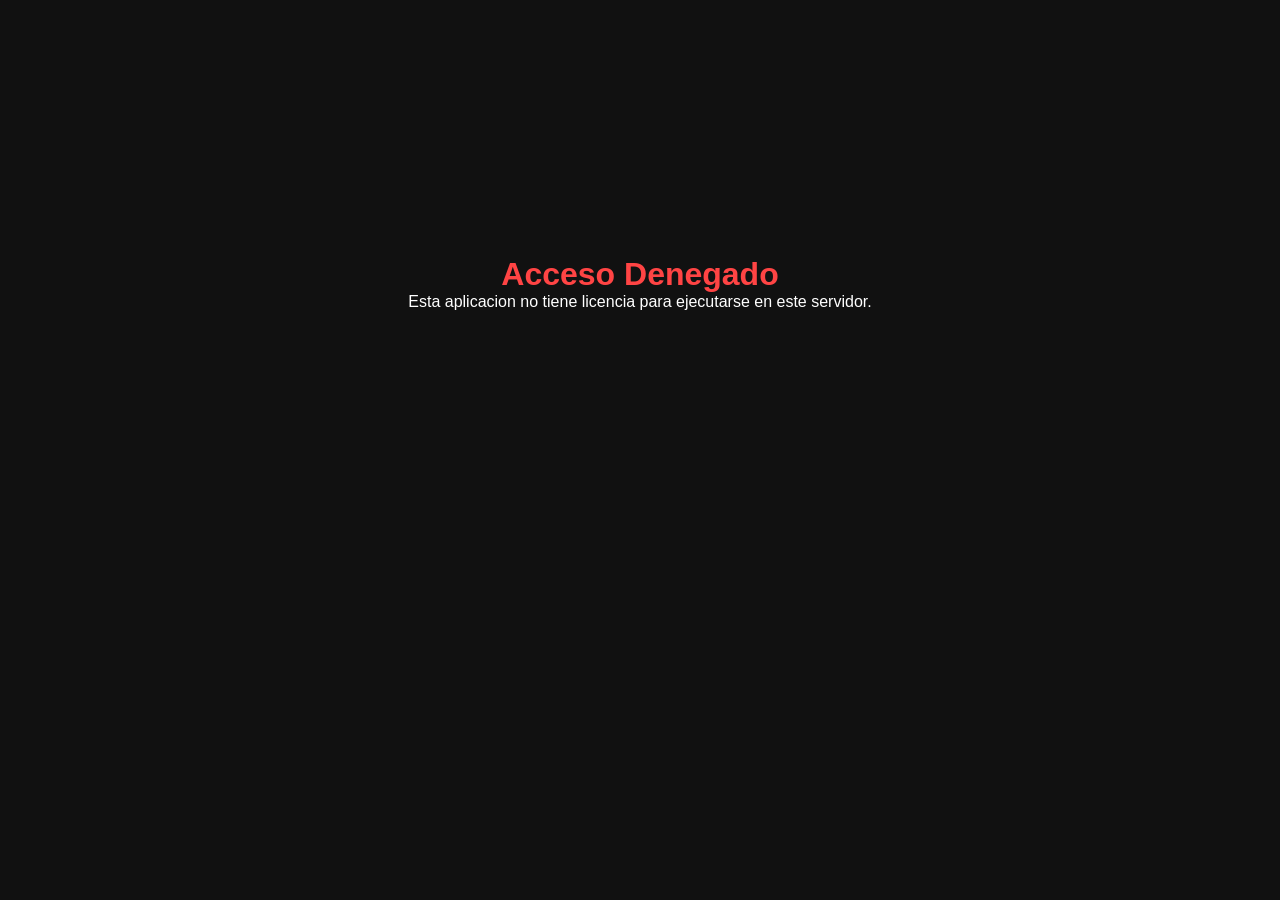
<file: index.html>
<!DOCTYPE html>
<html lang="es">

<head>
    <meta charset="UTF-8">
    <meta name="viewport" content="width=device-width, initial-scale=1.0">
    <title>De la cocina al asador - Sistema Premium</title>
    <!-- Fonts -->
    <link rel="preconnect" href="https://fonts.googleapis.com">
    <link rel="preconnect" href="https://fonts.gstatic.com" crossorigin>
    <link href="https://fonts.googleapis.com/css2?family=Outfit:wght@300;400;500;600;700&display=swap" rel="stylesheet">
    <!-- Icons -->
    <link rel="stylesheet" href="https://cdnjs.cloudflare.com/ajax/libs/font-awesome/6.4.0/css/all.min.css">
    <!-- Excel Library -->
    <script src="https://cdn.sheetjs.com/xlsx-0.20.1/package/dist/xlsx.full.min.js"></script>
    <link rel="stylesheet" href="style.css">
</head>

<body>

    <div class="app-container">
        <!-- Sidebar Navigation -->
        <nav class="sidebar glass">
            <div class="logo">
                <img src="Logo de De la cocina al asador.png" alt="De la cocina al asador Logo" class="logo-img">
                <h2>De la cocina <span class="highlight">al asador</span></h2>
            </div>

            <ul class="nav-links">
                <li class="active" onclick="showSection('pos', this)" title="Caja - Punto de Venta">
                    <i class="fa-solid fa-cash-register"></i>
                    <span>Caja</span>
                </li>
                <li onclick="showSection('inventory', this)" title="Gestión de Inventario">
                    <i class="fa-solid fa-boxes-stacked"></i>
                    <span>Inventario</span>
                </li>
                <li onclick="showSection('sales', this)" title="Historial de Ventas">
                    <i class="fa-solid fa-chart-line"></i>
                    <span>Ventas</span>
                </li>
                <li onclick="showSection('cash-closure', this)" title="Cierre de Caja Diario">
                    <i class="fa-solid fa-calendar-check"></i>
                    <span>Cierre</span>
                </li>
                <li onclick="showSection('clients', this)" title="Gestión de Clientes">
                    <i class="fa-solid fa-users"></i>
                    <span>Clientes</span>
                </li>
                <li onclick="window.location.href='manual.html'" title="Manual de Uso">
                    <i class="fa-solid fa-book"></i>
                    <span>Manual</span>
                </li>
            </ul>

            <div class="user-profile">
                <div class="avatar">Admin</div>
                <div class="info">
                    <span class="name">Administrador</span>
                    <span class="status">En línea</span>
                </div>
            </div>
        </nav>

        <!-- Main Content Area -->
        <main class="main-content">

            <!-- POS SECTION -->
            <section id="pos" class="active-section">
                <header class="top-bar glass">
                    <div class="search-bar">
                        <i class="fa-solid fa-magnifying-glass"></i>
                        <input type="text" id="pos-search" placeholder="Buscar productos..." onkeyup="filterProducts()">
                    </div>
                    <div class="barcode-scanner">
                        <i class="fa-solid fa-barcode"></i>
                        <input type="text" id="barcode-input" placeholder="Escanear código de barras..."
                            autocomplete="off" onkeypress="handleBarcodeInput(event)">
                    </div>
                    <button class="balanza-toggle" id="balanza-toggle" onclick="toggleBalanzaMode()"
                        title="Activar modo balanza para capturar peso automático desde balanza USB/Bluetooth">
                        <i class="fa-solid fa-weight-scale"></i> <span>Balanza</span>
                    </button>
                    <button class="surcharge-config-btn" onclick="openSurchargeConfig()"
                        title="Configurar recargos por forma de pago">
                        <i class="fa-solid fa-percentage"></i> <span>Recargos</span>
                    </button>
                    <div class="date-time" id="clock">12:00 PM</div>
                </header>

                <div class="pos-layout">
                    <!-- Product Grid -->
                    <div class="products-grid-container">
                        <div class="category-tabs">
                            <button class="tab active" onclick="filterCategory('all')">Todos</button>
                            <button class="tab" onclick="filterCategory('Bebidas')">Bebidas</button>
                            <button class="tab" onclick="filterCategory('Snacks')">Snacks</button>
                            <button class="tab" onclick="filterCategory('Golosinas')">Golosinas</button>
                            <button class="tab" onclick="filterCategory('Limpieza')">Limpieza</button>
                            <button class="tab" onclick="filterCategory('Carnes')">Carnes</button>
                            <button class="tab" onclick="filterCategory('Fiambres')">Fiambres</button>
                            <button class="tab" onclick="filterCategory('Verduras')">Verduras</button>
                            <button class="tab" onclick="filterCategory('Varios')">Varios</button>
                            <button class="tab" onclick="openWeightModal()" title="Vender por peso (balanza)"
                                style="border-color: var(--success-color); color: var(--success-color);">
                                <i class="fa-solid fa-weight-scale"></i> Peso
                            </button>
                            <button class="tab" onclick="openQuickSaleModal()"
                                title="Venta personalizada sin producto registrado"
                                style="border-color: var(--accent); color: var(--accent);">
                                <i class="fa-solid fa-pen"></i> Venta Rápida
                            </button>
                        </div>
                        <div class="products-grid custom-scroll" id="products-container">
                            <!-- Products injected by JS -->
                        </div>
                    </div>

                    <!-- Cart / Current Order -->
                    <div class="current-order glass" id="cart-panel">
                        <div class="cart-header-mobile">
                            <h3>Orden Actual</h3>
                            <button class="btn-close-cart" onclick="toggleCartMobile()">
                                <i class="fa-solid fa-chevron-down"></i>
                            </button>
                        </div>

                        <!-- Desktop Header -->
                        <h3 class="desktop-cart-title">Orden Actual</h3>

                        <div class="client-selection" style="margin-bottom: 10px; display: flex; gap: 5px;">
                            <select id="pos-client-select" class="client-select-input"
                                style="width: 100%; padding: 8px; border-radius: 8px; border: 1px solid rgba(255,255,255,0.2); background: rgba(0,0,0,0.2); color: white;">
                                <option value="">Cliente: Consumidor Final</option>
                                <!-- Clients injected by JS -->
                            </select>
                            <button onclick="prepareNewClient()" title="Crear Nuevo Cliente Rápido" style="
                                background: var(--primary-color);
                                border: none;
                                border-radius: 8px;
                                width: 40px;
                                color: white;
                                cursor: pointer;
                                display: flex;
                                align-items: center;
                                justify-content: center;">
                                <i class="fa-solid fa-user-plus"></i>
                            </button>
                            <button onclick="checkAndPayDebt()" title="Cobrar Deuda a este Cliente" style="
                                background: var(--success-color);
                                border: none;
                                border-radius: 8px;
                                width: 40px;
                                color: white;
                                cursor: pointer;
                                display: flex;
                                align-items: center;
                                justify-content: center;">
                                <i class="fa-solid fa-hand-holding-dollar"></i>
                            </button>
                            <button onclick="checkAndDeleteClient()" title="Eliminar Cliente Seleccionado" style="
                                background: var(--danger-color, #ef4444);
                                border: none;
                                border-radius: 8px;
                                width: 40px;
                                color: white;
                                cursor: pointer;
                                display: flex;
                                align-items: center;
                                justify-content: center;">
                                <i class="fa-solid fa-trash"></i>
                            </button>
                        </div>

                        <div id="pos-client-credit-history" class="client-credit-history" style="display:none;"></div>

                        <div class="order-items custom-scroll" id="cart-items">
                            <!-- Cart items injected by JS -->
                            <div class="empty-cart-msg">
                                <i class="fa-solid fa-basket-shopping"></i>
                                <p>El carrito está vacío</p>
                            </div>
                        </div>
                        <div class="order-summary">
                            <div class="summary-row">
                                <span>Subtotal</span>
                                <span id="subtotal-display">$0.00</span>
                            </div>

                            <!-- Redondeo -->
                            <div class="adjustment-section" id="rounding-section">
                                <div class="adjustment-header">
                                    <label class="adjustment-label">
                                        <input type="checkbox" id="rounding-toggle" onchange="toggleRounding()">
                                        <i class="fa-solid fa-arrows-up-down-left-right"></i> Redondeo
                                    </label>
                                </div>
                                <div class="adjustment-body" id="rounding-body" style="display:none;">
                                    <div class="adjustment-controls">
                                        <select id="rounding-mode" class="adjustment-select" onchange="recalcTotal()">
                                            <option value="up">Hacia arriba ↑</option>
                                            <option value="down">Hacia abajo ↓</option>
                                            <option value="nearest">Más cercano ≈</option>
                                        </select>
                                        <select id="rounding-multiple" class="adjustment-select"
                                            onchange="recalcTotal()">
                                            <option value="5">$5</option>
                                            <option value="10" selected>$10</option>
                                            <option value="50">$50</option>
                                            <option value="100">$100</option>
                                        </select>
                                    </div>
                                    <div class="summary-row">
                                        <span>Ajuste (+/-)</span>
                                        <span id="rounding-display">$0.00</span>
                                    </div>
                                </div>
                            </div>

                            <!-- Bonificación -->
                            <div class="adjustment-section" id="bonification-section">
                                <div class="adjustment-header">
                                    <label class="adjustment-label">
                                        <input type="checkbox" id="bonification-toggle" onchange="toggleBonification()">
                                        <i class="fa-solid fa-percent"></i> Bonificación
                                    </label>
                                </div>
                                <div class="adjustment-body" id="bonification-body" style="display:none;">
                                    <div class="adjustment-controls">
                                        <select id="bonification-type" class="adjustment-select"
                                            onchange="recalcTotal()">
                                            <option value="fixed">Monto fijo ($)</option>
                                            <option value="percent">Porcentaje (%)</option>
                                        </select>
                                        <input type="number" id="bonification-value" class="adjustment-input" min="0"
                                            step="0.01" value="0" placeholder="0.00" oninput="recalcTotal()">
                                    </div>
                                    <div class="summary-row">
                                        <span>Descuento (-)</span>
                                        <span id="bonification-display">-$0.00</span>
                                    </div>
                                </div>
                            </div>

                            <div class="summary-row total">
                                <span>Total</span>
                                <span id="total-display">$0.00</span>
                            </div>
                            <div class="checkout-buttons">
                                <button class="btn-checkout" onclick="processSale('cash')">
                                    <i class="fa-solid fa-money-bill-wave"></i> Efectivo
                                    <small class="surcharge-badge" id="surcharge-label-cash"></small>
                                </button>
                                <button class="btn-payment-mp" onclick="processSale('mercadopago')">
                                    <i class="fa-solid fa-qrcode"></i> M. Pago
                                    <small class="surcharge-badge" id="surcharge-label-mercadopago"></small>
                                </button>
                                <button class="btn-payment-tarjeta" onclick="processSale('tarjeta')">
                                    <i class="fa-solid fa-credit-card"></i> Tarjeta
                                    <small class="surcharge-badge" id="surcharge-label-tarjeta"></small>
                                </button>
                                <button class="btn-transfer" onclick="processSale('transfer')">
                                    <i class="fa-solid fa-building-columns"></i> Transfer.
                                    <small class="surcharge-badge" id="surcharge-label-transfer"></small>
                                </button>
                                <button class="btn-credit" onclick="processSale('credit')">
                                    <i class="fa-solid fa-user-clock"></i> Fiar
                                    <small class="surcharge-badge" id="surcharge-label-credit"></small>
                                </button>
                                <button class="btn-split" onclick="openSplitPaymentModal()">
                                    <i class="fa-solid fa-code-branch"></i> Dos Métodos
                                </button>
                            </div>
                        </div>
                    </div>
                </div>

                <!-- Mobile Floating Cart Button -->
                <button class="mobile-cart-btn" onclick="toggleCartMobile()">
                    <div class="cart-btn-info">
                        <i class="fa-solid fa-basket-shopping"></i>
                        <span id="mobile-cart-count">0 items</span>
                    </div>
                    <span id="mobile-cart-total">$0.00</span>
                </button>
            </section>

            <!-- INVENTORY SECTION -->
            <section id="inventory" class="hidden-section">
                <header class="top-bar glass">
                    <h2>Gestión de Inventario</h2>
                    <button class="btn-primary" onclick="prepareNewProduct()">
                        <i class="fa-solid fa-plus"></i> Nuevo Producto
                    </button>
                </header>

                <div style="padding: 0 0 12px 0;">
                    <div style="position: relative;">
                        <i class="fa-solid fa-magnifying-glass"
                            style="position: absolute; left: 12px; top: 50%; transform: translateY(-50%); color: #94a3b8;"></i>
                        <input type="text" id="inventory-search"
                            placeholder="Buscar por nombre, categoría, código de barras..." oninput="renderInventory()"
                            style="width: 100%; padding: 10px 12px 10px 36px; border-radius: 10px; border: 1px solid rgba(148,163,184,0.2); background: rgba(15,23,42,0.6); color: #e2e8f0; font-family: var(--font-main); font-size: 0.9rem; outline: none; box-sizing: border-box;">
                    </div>
                </div>

                <div class="table-container glass custom-scroll">
                    <table class="styled-table">
                        <thead>
                            <tr>
                                <th>Producto</th>
                                <th>Categoría</th>
                                <th>Tipo</th>
                                <th>Costo</th>
                                <th>Margen</th>
                                <th>Precio</th>
                                <th>Stock</th>
                                <th>Acciones</th>
                            </tr>
                        </thead>
                        <tbody id="inventory-list">
                            <!-- Inventory items injected by JS -->
                        </tbody>
                    </table>
                </div>
            </section>

            <!-- SALES HISTORY SECTION -->
            <section id="sales" class="hidden-section">
                <header class="top-bar glass">
                    <div class="header-left">
                        <h2>Historial de Ventas</h2>
                        <div class="action-buttons">
                            <button class="btn-small" onclick="exportData('json')" title="Exportar solo ventas JSON"><i
                                    class="fa-solid fa-file-code"></i> JSON</button>
                            <button class="btn-small" onclick="exportData('excel')" title="Exportar Excel"><i
                                    class="fa-solid fa-file-excel"></i> Excel</button>
                            <button class="btn-small" onclick="document.getElementById('import-file').click()"
                                title="Importar ventas"><i class="fa-solid fa-file-import"></i> Importar</button>
                            <input type="file" id="import-file" accept=".json, .xlsx, .xls" style="display:none"
                                onchange="importData(this)">
                            <button class="btn-small btn-backup" onclick="exportFullBackup()"
                                title="Descargar backup completo: productos, ventas, clientes y cierres"
                                style="background: linear-gradient(135deg, #7c3aed, #4f46e5); border-color: #7c3aed; color: white; font-weight: 600;">
                                <i class="fa-solid fa-database"></i> Backup Completo
                            </button>
                            <button class="btn-small" onclick="document.getElementById('restore-file').click()"
                                title="Restaurar todo desde un backup completo"
                                style="background: linear-gradient(135deg, #059669, #047857); border-color: #059669; color: white; font-weight: 600;">
                                <i class="fa-solid fa-upload"></i> Restaurar Backup
                            </button>
                            <input type="file" id="restore-file" accept=".json" style="display:none"
                                onchange="importFullBackup(this)">
                        </div>
                    </div>
                    <div class="stats-cards">
                        <div class="stat-card glass-card-small">
                            <h4>Ventas Hoy</h4>
                            <span id="sales-today-count">0</span>
                        </div>
                        <div class="stat-card glass-card-small">
                            <h4>Ingresos Hoy</h4>
                            <span id="income-today-display">$0.00</span>
                        </div>
                    </div>
                </header>

                <div class="table-container glass custom-scroll">
                    <table class="styled-table">
                        <thead>
                            <tr>
                                <th>ID Venta</th>
                                <th>Fecha</th>
                                <th>Hora</th>
                                <th>Total</th>
                                <th>Cliente</th>
                                <th>Tipo</th>
                                <th>Detalles</th>
                            </tr>
                        </thead>
                        <tbody id="sales-list">
                            <!-- Sales history injected by JS -->
                        </tbody>
                    </table>
                </div>
            </section>

            <!-- CASH CLOSURE SECTION -->
            <section id="cash-closure" class="hidden-section">
                <header class="top-bar glass">
                    <div class="header-left">
                        <h2>Cierre de Caja Diario</h2>
                        <div class="action-buttons" style="display:flex; gap:10px; align-items:center; flex-wrap:wrap;">
                            <div style="display:flex; gap:10px; align-items:center;">
                                <label for="closure-date"
                                    style="color: var(--text-muted); font-size: 0.9rem;">Fecha</label>
                                <input id="closure-date" type="date" class="client-select-input"
                                    style="padding: 8px; border-radius: 8px; border: 1px solid rgba(255,255,255,0.2); background: rgba(0,0,0,0.2); color: white;"
                                    onchange="renderCashClosure()" />
                            </div>
                            <button class="btn-small" onclick="renderCashClosure()" title="Actualizar">
                                <i class="fa-solid fa-rotate"></i> Actualizar
                            </button>
                        </div>
                    </div>
                </header>

                <div class="cash-closure-grid">
                    <div class="glass" style="padding: 18px; border-radius: 16px;">
                        <h3 style="margin-bottom: 12px;">Resumen del Día</h3>
                        <div class="closure-summary">
                            <div class="closure-row"><span>Ventas</span><span id="closure-sales-count">0</span></div>
                            <div class="closure-row"><span>Total</span><span id="closure-total-display">$0.00</span>
                            </div>
                            <div class="closure-row"><span>Efectivo</span><span id="closure-cash-display">$0.00</span>
                            </div>
                            <div class="closure-row"><span>Transferencia</span><span
                                    id="closure-transfer-display">$0.00</span></div>
                            <div class="closure-row"><span>Mercado Pago</span><span id="closure-mp-display">$0.00</span>
                            </div>
                            <div class="closure-row"><span>Tarjeta</span><span id="closure-tarjeta-display">$0.00</span>
                            </div>
                            <div class="closure-row"><span>Fiado (Cuenta Corriente)</span><span
                                    id="closure-credit-display">$0.00</span></div>
                            <div class="closure-row"><span>Pago Deuda</span><span
                                    id="closure-debt-payment-display">$0.00</span></div>
                            <div class="closure-row"><span style="color:#4ade80;">Ganancia del día</span><span
                                    id="closure-profit-display" style="color:#4ade80;">$0.00</span></div>
                        </div>
                    </div>

                    <div class="glass" style="padding: 18px; border-radius: 16px;">
                        <h3 style="margin-bottom: 12px;">Arqueo</h3>
                        <div class="closure-summary">
                            <div class="closure-row"><span>Efectivo esperado</span><span
                                    id="closure-cash-expected-display">$0.00</span></div>
                            <div class="closure-row" style="align-items:center;">
                                <span>Efectivo contado</span>
                                <input id="closure-cash-counted" type="number" min="0" step="0.01" placeholder="0"
                                    style="width: 140px; padding: 8px; border-radius: 8px; border: 1px solid rgba(255,255,255,0.2); background: rgba(0,0,0,0.2); color: white;"
                                    oninput="recalcCashClosureDiff()" />
                            </div>
                            <div class="closure-row"><span>Diferencia</span><span id="closure-diff-display">$0.00</span>
                            </div>
                        </div>

                        <div style="display:flex; gap:10px; margin-top: 14px; flex-wrap:wrap;">
                            <button class="btn-primary" onclick="closeCashDay()" id="btn-close-day"
                                style="border-radius: 12px; padding: 12px 16px;">
                                <i class="fa-solid fa-lock"></i> Cerrar Día
                            </button>
                            <button class="btn-small" onclick="reopenCashDay()" id="btn-reopen-day"
                                title="Eliminar cierre y reabrir" style="display:none;">
                                <i class="fa-solid fa-unlock"></i> Reabrir
                            </button>
                        </div>
                        <small id="closure-status"
                            style="display:block; margin-top:10px; color: var(--text-muted);"></small>
                    </div>
                </div>

                <div class="table-container glass custom-scroll" style="margin-top: 18px;">
                    <table class="styled-table">
                        <thead>
                            <tr>
                                <th>Fecha</th>
                                <th>Ventas</th>
                                <th>Total</th>
                                <th>Efectivo</th>
                                <th>Transfer.</th>
                                <th>M. Pago</th>
                                <th>Tarjeta</th>
                                <th>Fiado</th>
                                <th>Pago Deuda</th>
                                <th>Efectivo contado</th>
                                <th>Diferencia</th>
                                <th>Acción</th>
                            </tr>
                        </thead>
                        <tbody id="closures-list">
                            <!-- Closures injected by JS -->
                        </tbody>
                    </table>
                </div>
            </section>

            <!-- CLIENTS SECTION -->
            <section id="clients" class="hidden-section">
                <header class="top-bar glass">
                    <h2>Gestión de Clientes</h2>
                    <button class="btn-primary" onclick="prepareNewClient()">
                        <i class="fa-solid fa-user-plus"></i> Nuevo Cliente
                    </button>
                </header>

                <div style="padding: 0 0 12px 0;">
                    <div style="position: relative;">
                        <i class="fa-solid fa-magnifying-glass"
                            style="position: absolute; left: 12px; top: 50%; transform: translateY(-50%); color: #94a3b8;"></i>
                        <input type="text" id="clients-search" placeholder="Buscar por nombre o teléfono..."
                            oninput="renderClients()"
                            style="width: 100%; padding: 10px 12px 10px 36px; border-radius: 10px; border: 1px solid rgba(148,163,184,0.2); background: rgba(15,23,42,0.6); color: #e2e8f0; font-family: var(--font-main); font-size: 0.9rem; outline: none; box-sizing: border-box;">
                    </div>
                </div>

                <div class="table-container glass custom-scroll">
                    <table class="styled-table">
                        <thead>
                            <tr>
                                <th>Nombre</th>
                                <th>Teléfono</th>
                                <th>Deuda (Saldo)</th>
                                <th>Acciones</th>
                            </tr>
                        </thead>
                        <tbody id="clients-list">
                            <!-- Clients injected by JS -->
                        </tbody>
                    </table>
                </div>
            </section>
        </main>
    </div>

    <!-- Modals -->
    <div id="add-product-modal" class="modal">
        <div class="modal-content glass">
            <span class="close-modal" onclick="closeModal('add-product-modal')">&times;</span>
            <h3 id="modal-title">Agregar Nuevo Producto</h3>
            <form id="add-product-form" onsubmit="handleProductForm(event)">
                <input type="hidden" id="prod-id"> <!-- Hidden ID for edits -->
                <div class="form-group">
                    <label>Nombre</label>
                    <input type="text" id="new-prod-name" required>
                </div>
                <div class="form-group">
                    <label>Tipo de Venta</label>
                    <select id="new-prod-sale-type" onchange="toggleSaleTypeFields()">
                        <option value="unit">Por unidad</option>
                        <option value="weight">Por peso (kg)</option>
                    </select>
                </div>
                <div class="form-group">
                    <label>Categoría</label>
                    <select id="new-prod-cat">
                        <option value="Bebidas">Bebidas</option>
                        <option value="Snacks">Snacks</option>
                        <option value="Golosinas">Golosinas</option>
                        <option value="Limpieza">Limpieza</option>
                        <option value="Carnes">Carnes</option>
                        <option value="Fiambres">Fiambres</option>
                        <option value="Verduras">Verduras</option>
                        <option value="Varios">Varios</option>
                    </select>
                </div>
                <div class="form-group">
                    <label id="new-prod-cost-label">Costo ($)</label>
                    <input type="number" id="new-prod-cost" min="0" step="0.01" placeholder="Opcional"
                        oninput="calcPriceFromMargin()">
                </div>
                <div class="form-group">
                    <label>Porcentaje de Ganancia (%)</label>
                    <input type="number" id="new-prod-margin" min="0" step="0.1" placeholder="Ej: 50"
                        oninput="calcPriceFromMargin()">
                </div>
                <div id="unit-fields">
                    <div class="form-group">
                        <label>Precio ($)</label>
                        <input type="number" id="new-prod-price" min="0" step="0.01" required
                            oninput="calcMarginFromPrice()">
                    </div>
                    <div class="form-group">
                        <label>Stock</label>
                        <input type="number" id="new-prod-stock" min="0" required>
                    </div>
                </div>
                <div id="weight-fields" style="display:none;">
                    <div class="form-group">
                        <label>Precio por kg ($)</label>
                        <input type="number" id="new-prod-price-kg" min="0" step="0.01" required
                            oninput="calcMarginFromPrice()">
                    </div>
                </div>
                <div class="form-group">
                    <label>Código de Barras (Opcional)</label>
                    <input type="text" id="new-prod-barcode" placeholder="7790001234567">
                </div>
                <div class="form-group">
                    <label>Emoji/Icono (Opcional)</label>
                    <input type="text" id="new-prod-emoji" placeholder="🥤">
                </div>
                <div class="form-group">
                    <label>Foto del Producto (Opcional)</label>
                    <input type="file" id="new-prod-image" accept="image/*" onchange="previewProductImage(event)">
                    <div id="prod-image-preview" style="margin-top:8px;display:none;">
                        <img src="" alt="Vista previa"
                            style="max-width:100px;max-height:100px;border-radius:8px;border:1px solid var(--glass-border);">
                        <button type="button" onclick="clearProductImage()"
                            style="background:none;border:none;color:#ef4444;cursor:pointer;font-size:0.8rem;margin-top:4px;display:block;">
                            <i class="fa-solid fa-trash-can"></i> Quitar foto
                        </button>
                    </div>
                </div>
                <button type="submit" class="btn-primary full-width" id="btn-save-prod">Guardar Producto</button>
            </form>
        </div>
    </div>

    <!-- Add Client Modal -->
    <div id="add-client-modal" class="modal">
        <div class="modal-content glass">
            <span class="close-modal" onclick="closeModal('add-client-modal')">&times;</span>
            <h3 id="client-modal-title">Agregar Nuevo Cliente</h3>
            <form id="add-client-form" onsubmit="handleClientForm(event)">
                <input type="hidden" id="client-id">
                <div class="form-group">
                    <label>Nombre Completo</label>
                    <input type="text" id="client-name" required placeholder="Ej: Juan Pérez">
                </div>
                <div class="form-group">
                    <label>Teléfono (Opcional)</label>
                    <input type="tel" id="client-phone" placeholder="Ej: 11 1234 5678">
                </div>
                <button type="submit" class="btn-primary full-width" id="btn-save-client">Guardar Cliente</button>
            </form>
        </div>
    </div>

    <!-- Pay Debt Modal -->
    <div id="pay-debt-modal" class="modal">
        <div class="modal-content glass">
            <span class="close-modal" onclick="closeModal('pay-debt-modal')">&times;</span>
            <h3>Registrar Pago de Deuda</h3>
            <p id="debt-client-name" style="margin-bottom: 15px; color: var(--text-secondary);">Cliente: -</p>
            <form id="pay-debt-form" onsubmit="handleDebtPayment(event)">
                <input type="hidden" id="debt-client-id">
                <div class="form-group">
                    <label>Monto a Pagar ($)</label>
                    <input type="number" id="debt-amount" min="1" step="0.01" required
                        oninput="updateDebtSurchargeLabels()">
                </div>
                <div class="form-group">
                    <label>Deuda Actual: <span id="current-debt-display"
                            style="font-weight: bold; color: var(--accent);"></span></label>
                </div>
                <div class="form-group">
                    <label>Método de Pago</label>
                    <div style="display: flex; gap: 6px; flex-wrap: wrap; margin-top: 5px;">
                        <button type="button" class="btn-payment-method selected" data-method="cash"
                            onclick="selectDebtPaymentMethod(this)">
                            <i class="fa-solid fa-money-bill-wave"></i> Efectivo
                            <small class="surcharge-badge" id="debt-surcharge-label-cash"></small>
                        </button>
                        <button type="button" class="btn-payment-method" data-method="transfer"
                            onclick="selectDebtPaymentMethod(this)">
                            <i class="fa-solid fa-building-columns"></i> Transfer.
                            <small class="surcharge-badge" id="debt-surcharge-label-transfer"></small>
                        </button>
                        <button type="button" class="btn-payment-method" data-method="mercadopago"
                            onclick="selectDebtPaymentMethod(this)">
                            <i class="fa-solid fa-qrcode"></i> M. Pago
                            <small class="surcharge-badge" id="debt-surcharge-label-mercadopago"></small>
                        </button>
                        <button type="button" class="btn-payment-method" data-method="tarjeta"
                            onclick="selectDebtPaymentMethod(this)">
                            <i class="fa-solid fa-credit-card"></i> Tarjeta
                            <small class="surcharge-badge" id="debt-surcharge-label-tarjeta"></small>
                        </button>
                    </div>
                    <div id="debt-surcharge-info"
                        style="margin-top:8px;font-size:0.85rem;color:#fbbf24;display:none;text-align:center;"></div>
                    <input type="hidden" id="debt-payment-method" value="cash">
                </div>
                <button type="submit" class="btn-primary full-width">Registrar Pago</button>
            </form>
        </div>
    </div>

    <!-- Venta por Peso Modal -->
    <div id="weight-sale-modal" class="modal">
        <div class="modal-content glass">
            <span class="close-modal" onclick="closeModal('weight-sale-modal')">&times;</span>
            <h3 id="weight-modal-title">Venta por Peso</h3>
            <form id="weight-sale-form" onsubmit="handleWeightSale(event)">
                <input type="hidden" id="weight-prod-id" value="">
                <div class="form-group">
                    <label>Producto</label>
                    <input type="text" id="weight-prod-name" required placeholder="Ej: Carne, Queso, Pollo...">
                </div>
                <div class="form-group">
                    <label>Peso (kg)</label>
                    <input type="number" id="weight-kg" step="0.001" min="0.001" required placeholder="Ej: 1.200">
                    <small style="color: var(--text-muted); display: block; margin-top: 4px;">Conectá la balanza y poné
                        el producto. El peso se captura automático si el modo balanza está activado.</small>
                </div>
                <div class="form-group">
                    <label>Precio por kg ($)</label>
                    <input type="number" id="weight-price-kg" step="0.01" min="0.01" required placeholder="Ej: 1200">
                </div>
                <div class="form-group" style="background: rgba(255,255,255,0.05); padding: 12px; border-radius: 8px;">
                    <label style="font-weight: 700; color: var(--success-color);">Total: $<span
                            id="weight-total-preview">0.00</span></label>
                </div>
                <button type="submit" class="btn-primary full-width">
                    <i class="fa-solid fa-cart-plus"></i> Agregar al Carrito
                </button>
            </form>
        </div>
    </div>

    <!-- Venta Rápida Modal -->
    <div id="quick-sale-modal" class="modal">
        <div class="modal-content glass">
            <span class="close-modal" onclick="closeModal('quick-sale-modal')">&times;</span>
            <h3>Venta Rápida / Personalizada</h3>
            <form id="quick-sale-form" onsubmit="handleQuickSale(event)">
                <div class="form-group">
                    <label>Concepto / Nombre</label>
                    <input type="text" id="quick-sale-concept" required placeholder="Ej: Café, Lomo, Empanadas...">
                </div>
                <div class="form-group">
                    <label>Monto ($)</label>
                    <input type="number" id="quick-sale-amount" step="0.01" min="0.01" required placeholder="Ej: 1500">
                </div>
                <button type="submit" class="btn-primary full-width">
                    <i class="fa-solid fa-cart-plus"></i> Agregar al Carrito
                </button>
            </form>
        </div>
    </div>

    <!-- Lightbox Modal -->
    <div id="lightbox-modal" class="modal" onclick="closeLightbox(event)">
        <span class="close-modal lightbox-close" onclick="closeLightbox()">&times;</span>
        <div class="lightbox-content">
            <img id="lightbox-img" src="" alt="Foto del producto">
        </div>
    </div>

    <!-- Split Payment Modal (Dos Métodos de Pago) -->
    <div id="split-payment-modal" class="modal">
        <div class="modal-content glass" style="width: 440px;">
            <span class="close-modal" onclick="closeModal('split-payment-modal')">&times;</span>
            <h3><i class="fa-solid fa-code-branch"></i> Dos Métodos de Pago</h3>
            <p id="split-client-name" style="margin-bottom: 10px; color: var(--text-secondary); font-size: 0.85rem;">
                Cliente: Consumidor Final</p>

            <div id="split-summary-box"
                style="background: rgba(251,191,36,0.1); border: 1px solid rgba(251,191,36,0.3); border-radius: 8px; padding: 10px 14px; margin-bottom: 16px; text-align: center;">
                <span style="color: var(--text-muted); font-size: 0.85rem;">Subtotal carrito:</span>
                <span id="split-subtotal-display"
                    style="font-weight: bold; font-size: 1.1rem; color: #fbbf24; margin-left: 6px;">$0.00</span>
            </div>

            <!-- Método 1 -->
            <div style="margin-bottom: 14px;">
                <label style="display:block; margin-bottom:6px; font-size:0.9rem; color: var(--text-muted);">1er Método
                    de Pago</label>
                <select id="split-method-1" class="form-group"
                    style="width:100%; padding:10px; border-radius:8px; background:#0f172a; color:#e2e8f0; border:1px solid rgba(148,163,184,0.2); font-family: var(--font-main); font-size:0.9rem;"
                    onchange="updateSplitCalculation()">
                    <option value="cash">Efectivo</option>
                    <option value="transfer">Transferencia</option>
                    <option value="mercadopago">Mercado Pago</option>
                    <option value="tarjeta">Tarjeta / Débito</option>
                </select>
                <div style="display:flex; align-items:center; gap:8px; margin-top:6px;">
                    <input type="number" id="split-amount-1" min="0.01" step="0.01" placeholder="Monto..."
                        style="flex:1; padding:8px 10px; border-radius:8px; background:#0f172a; color:#e2e8f0; border:1px solid rgba(148,163,184,0.2); font-family: var(--font-main); font-size:0.9rem;"
                        oninput="updateSplitCalculation()">
                    <small id="split-surcharge-info-1"
                        style="color:#fbbf24; white-space:nowrap; min-width:60px; text-align:right;"></small>
                </div>
            </div>

            <!-- Método 2 -->
            <div style="margin-bottom: 14px;">
                <label style="display:block; margin-bottom:6px; font-size:0.9rem; color: var(--text-muted);">2do Método
                    de Pago <small style="color:#22c55e;">(saldo restante)</small></label>
                <select id="split-method-2" class="form-group"
                    style="width:100%; padding:10px; border-radius:8px; background:#0f172a; color:#e2e8f0; border:1px solid rgba(148,163,184,0.2); font-family: var(--font-main); font-size:0.9rem;"
                    onchange="updateSplitCalculation()">
                    <option value="cash">Efectivo</option>
                    <option value="transfer">Transferencia</option>
                    <option value="mercadopago" selected>Mercado Pago</option>
                    <option value="tarjeta">Tarjeta / Débito</option>
                </select>
                <div style="display:flex; align-items:center; gap:8px; margin-top:6px;">
                    <input type="text" id="split-amount-2" readonly
                        style="flex:1; padding:8px 10px; border-radius:8px; background:#1e293b; color:#22c55e; border:1px solid rgba(34,197,94,0.3); font-family: var(--font-main); font-size:0.9rem; font-weight:bold;">
                    <small id="split-surcharge-info-2"
                        style="color:#fbbf24; white-space:nowrap; min-width:60px; text-align:right;"></small>
                </div>
            </div>

            <!-- Resumen -->
            <div id="split-validation-msg"
                style="display:none; background: rgba(239,68,68,0.15); border:1px solid rgba(239,68,68,0.3); border-radius:8px; padding:8px 12px; margin-bottom:12px; color:#fca5a5; font-size:0.85rem; text-align:center;">
            </div>

            <div style="background: rgba(148,163,184,0.1); border-radius:8px; padding:10px 14px; margin-bottom:16px;">
                <div style="display:flex; justify-content:space-between; margin-bottom:4px; font-size:0.85rem;">
                    <span style="color: var(--text-muted);">Subtotal:</span>
                    <span id="split-total-subtotal">$0.00</span>
                </div>
                <div style="display:flex; justify-content:space-between; margin-bottom:4px; font-size:0.85rem;"
                    id="split-recargo-row" style="display:none;">
                    <span style="color: #fbbf24;">Recargos:</span>
                    <span id="split-total-recargo" style="color: #fbbf24;">$0.00</span>
                </div>
                <div
                    style="display:flex; justify-content:space-between; font-weight:bold; font-size:1rem; border-top: 1px solid rgba(148,163,184,0.2); padding-top:6px; margin-top:4px;">
                    <span>Total a cobrar:</span>
                    <span id="split-total-final" style="color: #22c55e;">$0.00</span>
                </div>
            </div>

            <button type="button" class="btn-primary full-width" id="btn-confirm-split" onclick="confirmSplitPayment()"
                style="padding: 12px;">
                <i class="fa-solid fa-check-circle"></i> Confirmar Venta
            </button>
        </div>
    </div>

    <!-- Surcharge Config Modal -->
    <div id="surcharge-config-modal" class="modal">
        <div class="modal-content glass">
            <span class="close-modal" onclick="closeModal('surcharge-config-modal')">&times;</span>
            <h3>Configurar Recargos por Forma de Pago</h3>
            <p style="color: var(--text-muted); font-size: 0.85rem; margin-bottom: 16px;">Porcentaje de recargo que se
                suma al total según el método de pago.</p>
            <form id="surcharge-config-form" onsubmit="saveSurchargeConfig(event)">
                <div class="form-group">
                    <label>Efectivo (%)</label>
                    <input type="number" id="surcharge-cash" min="0" step="0.1" value="0" placeholder="0">
                </div>
                <div class="form-group">
                    <label>Transferencia (%)</label>
                    <input type="number" id="surcharge-transfer" min="0" step="0.1" value="0" placeholder="0">
                </div>
                <div class="form-group">
                    <label>Mercado Pago (%)</label>
                    <input type="number" id="surcharge-mercadopago" min="0" step="0.1" value="0" placeholder="0">
                </div>
                <div class="form-group">
                    <label>Tarjeta / Débito (%)</label>
                    <input type="number" id="surcharge-tarjeta" min="0" step="0.1" value="0" placeholder="0">
                </div>
                <div class="form-group">
                    <label>Fiado / Cuenta Corriente (%)</label>
                    <input type="number" id="surcharge-credit" min="0" step="0.1" value="0" placeholder="0">
                </div>
                <button type="submit" class="btn-primary full-width">Guardar Recargos</button>
            </form>
        </div>
    </div>

    <!-- Client Credit History Modal -->
    <div id="client-history-modal" class="modal">
        <div class="modal-content glass" style="width: 500px;">
            <span class="close-modal" onclick="closeModal('client-history-modal')">&times;</span>
            <h3 id="client-history-title">Historial de Fiado</h3>
            <div id="client-history-content" style="max-height: 400px; overflow-y: auto; margin-top: 15px;">
                <!-- History injected by JS -->
            </div>
            <div style="display: flex; gap: 10px; margin-top: 16px; flex-wrap: wrap;">
                <button class="btn-secondary" id="btn-toggle-history"
                    onclick="showClientHistory(clientHistoryCurrentId, true)" style="flex: 1; min-width: 120px;">
                    <i class="fa-solid fa-eye"></i> Mostrar todo
                </button>
                <button class="btn-primary" style="flex: 1; min-width: 120px;" id="btn-send-whatsapp"
                    onclick="sendWhatsAppSummary()">
                    <i class="fa-brands fa-whatsapp"></i> WhatsApp
                </button>
            </div>
        </div>
    </div>

    <!-- Backup Restore Confirm Modal -->
    <div id="restore-confirm-modal" class="modal">
        <div class="modal-content glass" style="max-width: 420px; text-align: center;">
            <span class="close-modal" onclick="closeModal('restore-confirm-modal')">&times;</span>
            <div style="font-size: 3rem; margin-bottom: 12px;">⚠️</div>
            <h3 style="color: #fbbf24; margin-bottom: 10px;">Restaurar Backup</h3>
            <p style="color: var(--text-secondary); margin-bottom: 8px; font-size: 0.95rem;">
                Esto <strong style="color: #ef4444;">reemplazará TODOS los datos actuales</strong>:
            </p>
            <ul
                style="text-align: left; color: var(--text-muted); font-size: 0.9rem; margin: 10px 0 18px 20px; line-height: 1.8;">
                <li>📦 Productos e inventario</li>
                <li>🧾 Historial de ventas</li>
                <li>👤 Clientes y deudas</li>
                <li>📅 Cierres de caja</li>
                <li>⚙️ Configuración de recargos</li>
            </ul>
            <p style="color: var(--text-muted); font-size: 0.85rem; margin-bottom: 20px;">
                Archivo: <strong id="restore-filename" style="color: white;">-</strong>
            </p>
            <div style="display: flex; gap: 10px; justify-content: center;">
                <button class="btn-secondary" onclick="closeModal('restore-confirm-modal')" style="flex: 1;">
                    <i class="fa-solid fa-xmark"></i> Cancelar
                </button>
                <button id="btn-confirm-restore" class="btn-primary"
                    style="flex: 1; background: linear-gradient(135deg, #059669, #047857); border: none;">
                    <i class="fa-solid fa-check"></i> Sí, restaurar
                </button>
            </div>
        </div>
    </div>

    <script src="app.min.js"></script>
</body>

</html>
</file>
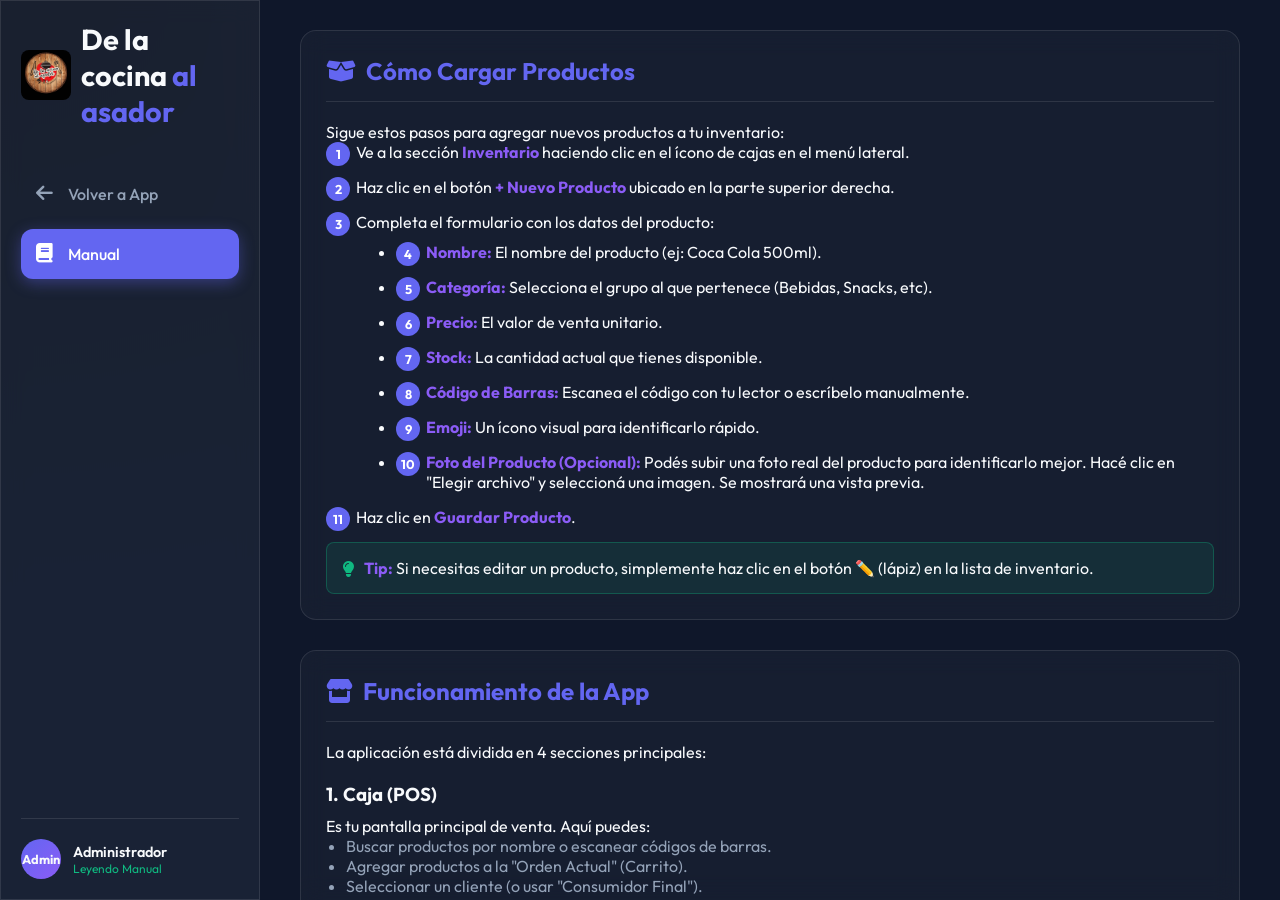
<file: manual.html>
<!DOCTYPE html>
<html lang="es">

<head>
    <meta charset="UTF-8">
    <meta name="viewport" content="width=device-width, initial-scale=1.0">
    <title>Manual de Usuario - De la cocina al asador</title>
    <!-- Fonts -->
    <link rel="preconnect" href="https://fonts.googleapis.com">
    <link rel="preconnect" href="https://fonts.gstatic.com" crossorigin>
    <link href="https://fonts.googleapis.com/css2?family=Outfit:wght@300;400;500;600;700&display=swap" rel="stylesheet">
    <!-- Icons -->
    <link rel="stylesheet" href="https://cdnjs.cloudflare.com/ajax/libs/font-awesome/6.4.0/css/all.min.css">
    <link rel="stylesheet" href="style.css">
    <style>
        .manual-container {
            padding: 30px;
            max-width: 1000px;
            margin: 0 auto;
            overflow-y: auto;
            height: 100vh;
        }

        .manual-section {
            background: rgba(255, 255, 255, 0.03);
            border: 1px solid var(--glass-border);
            border-radius: 16px;
            padding: 25px;
            margin-bottom: 30px;
        }

        .manual-header {
            margin-bottom: 20px;
            padding-bottom: 15px;
            border-bottom: 1px solid var(--glass-border);
        }

        .manual-header h2 {
            display: flex;
            align-items: center;
            gap: 10px;
            color: var(--primary-color);
        }

        .step-list {
            list-style: none;
            counter-reset: manual-counter;
        }

        .step-list li {
            position: relative;
            padding-left: 30px;
            margin-bottom: 15px;
            color: var(--text-main);
        }

        .step-list li::before {
            counter-increment: manual-counter;
            content: counter(manual-counter);
            position: absolute;
            left: 0;
            top: 0;
            width: 24px;
            height: 24px;
            background: var(--primary-color);
            color: white;
            border-radius: 50%;
            display: flex;
            align-items: center;
            justify-content: center;
            font-size: 0.8rem;
            font-weight: bold;
        }

        h3 {
            color: var(--text-main);
            margin-top: 20px;
            margin-bottom: 10px;
        }

        strong {
            color: var(--accent-color);
        }

        .back-btn {
            display: inline-flex;
            align-items: center;
            gap: 8px;
            padding: 10px 20px;
            background: var(--glass-bg);
            border: 1px solid var(--glass-border);
            border-radius: 8px;
            color: var(--text-main);
            text-decoration: none;
            margin-bottom: 20px;
            transition: all 0.3s;
        }

        .back-btn:hover {
            background: var(--primary-color);
            border-color: var(--primary-color);
        }

        .tip-box {
            background: rgba(16, 185, 129, 0.1);
            border: 1px solid rgba(16, 185, 129, 0.3);
            border-radius: 8px;
            padding: 15px;
            margin-top: 15px;
            display: flex;
            gap: 10px;
        }

        .tip-box i {
            color: var(--success-color);
            margin-top: 3px;
        }

        .alert-box {
            background: rgba(239, 68, 68, 0.1);
            border: 1px solid rgba(239, 68, 68, 0.3);
            border-radius: 8px;
            padding: 15px;
            margin-top: 15px;
            display: flex;
            gap: 10px;
        }

        .alert-box i {
            color: #ef4444;
            margin-top: 3px;
        }
    </style>
</head>

<body>

    <div class="app-container">
        <!-- Sidebar Navigation (Simplified for Manual) -->
        <nav class="sidebar glass">
            <div class="logo">
                <img src="Logo de De la cocina al asador.png" alt="De la cocina al asador Logo" class="logo-img">
                <h2>De la cocina <span class="highlight">al asador</span></h2>
            </div>

            <ul class="nav-links">
                <li onclick="window.location.href='index.html'" title="Volver a la App">
                    <i class="fa-solid fa-arrow-left"></i>
                    <span>Volver a App</span>
                </li>
                <li class="active" title="Manual de Uso">
                    <i class="fa-solid fa-book"></i>
                    <span>Manual</span>
                </li>
            </ul>

            <div class="user-profile">
                <div class="avatar">Admin</div>
                <div class="info">
                    <span class="name">Administrador</span>
                    <span class="status">Leyendo Manual</span>
                </div>
            </div>
        </nav>

        <!-- Main Content Area -->
        <main class="main-content" style="padding: 0;">
            <div class="manual-container custom-scroll">

                <!-- Section 1: Cargar Productos -->
                <div class="manual-section glass">
                    <div class="manual-header">
                        <h2><i class="fa-solid fa-box-open"></i> Cómo Cargar Productos</h2>
                    </div>
                    <p>Sigue estos pasos para agregar nuevos productos a tu inventario:</p>
                    <ol class="step-list">
                        <li>Ve a la sección <strong>Inventario</strong> haciendo clic en el ícono de cajas en el menú
                            lateral.</li>
                        <li>Haz clic en el botón <strong>+ Nuevo Producto</strong> ubicado en la parte superior derecha.
                        </li>
                        <li>Completa el formulario con los datos del producto:
                            <ul
                                style="list-style: disc; margin-left: 40px; margin-top: 10px; color: var(--text-muted);">
                                <li><strong>Nombre:</strong> El nombre del producto (ej: Coca Cola 500ml).</li>
                                <li><strong>Categoría:</strong> Selecciona el grupo al que pertenece (Bebidas, Snacks,
                                    etc).</li>
                                <li><strong>Precio:</strong> El valor de venta unitario.</li>
                                <li><strong>Stock:</strong> La cantidad actual que tienes disponible.</li>
                                <li><strong>Código de Barras:</strong> Escanea el código con tu lector o escríbelo
                                    manualmente.</li>
                                <li><strong>Emoji:</strong> Un ícono visual para identificarlo rápido.</li>
                                <li><strong>Foto del Producto (Opcional):</strong> Podés subir una foto real del producto para identificarlo mejor. Hacé clic en "Elegir archivo" y seleccioná una imagen. Se mostrará una vista previa.</li>
                            </ul>
                        </li>
                        <li>Haz clic en <strong>Guardar Producto</strong>.</li>
                    </ol>
                    <div class="tip-box">
                        <i class="fa-solid fa-lightbulb"></i>
                        <p><strong>Tip:</strong> Si necesitas editar un producto, simplemente haz clic en el botón ✏️
                            (lápiz) en la lista de inventario.</p>
                    </div>
                </div>

                <!-- Section 2: Funcionamiento General -->
                <div class="manual-section glass">
                    <div class="manual-header">
                        <h2><i class="fa-solid fa-store"></i> Funcionamiento de la App</h2>
                    </div>
                    <p>La aplicación está dividida en 4 secciones principales:</p>

                    <h3>1. Caja (POS)</h3>
                    <p>Es tu pantalla principal de venta. Aquí puedes:</p>
                    <ul style="list-style: disc; margin-left: 20px; color: var(--text-muted); margin-bottom: 15px;">
                        <li>Buscar productos por nombre o escanear códigos de barras.</li>
                        <li>Agregar productos a la "Orden Actual" (Carrito).</li>
                        <li>Seleccionar un cliente (o usar "Consumidor Final").</li>
                        <li>Cobrar la venta en <strong>Efectivo</strong> o cargarla a una <strong>Cuenta Corriente
                                (Fiar)</strong>.</li>
                        <li>Hacé clic en la <strong>foto</strong> de cualquier producto para verla en grande.</li>
                    </ul>

                    <h3>2. Inventario</h3>
                    <p>Administra todos tus productos, controla el stock y actualiza precios. Hacé clic en las fotos de los productos para verlas ampliadas.</p>

                    <h3>3. Ventas</h3>
                    <p>Revisa el historial de todas las transacciones realizadas. Puedes exportar esta información a
                        Excel para tu contabilidad.</p>

                    <h3>4. Clientes</h3>
                    <p>Gestiona tu lista de clientes y sus deudas. Aquí puedes ver quién te debe dinero y registrar los
                        pagos (saldar deuda).</p>
                </div>

                <!-- Section 3: Lector de Códigos de Barras -->
                <div class="manual-section glass">
                    <div class="manual-header">
                        <h2><i class="fa-solid fa-barcode"></i> Conectar y Usar Lector de Códigos</h2>
                    </div>

                    <h3>Configuración Inicial</h3>
                    <p>De la cocina al asador es compatible con la mayoría de lectores USB y Bluetooth. Funcionan como un "teclado",
                        escribiendo automáticamente los números del código.</p>

                    <strong style="display:block; margin-top: 15px;">Paso 1: Conectar</strong>
                    <p>Conecta el lector a un puerto USB de tu computadora. Windows lo reconocerá automáticamente.
                        Debería hacer un "beep" de confirmación.</p>

                    <strong style="display:block; margin-top: 15px;">Paso 2: Asignar Códigos</strong>
                    <p>Para que el sistema reconozca tus productos, debes guardarles su código de barras primero:</p>
                    <ol class="step-list">
                        <li>Ve a <strong>Inventario</strong> > <strong>Nuevo Producto</strong> (o editar uno existente).
                        </li>
                        <li>Haz clic en el campo "Código de Barras".</li>
                        <li>Escanea el producto con el lector. El número aparecerá automáticamente.</li>
                        <li>Guarda el producto.</li>
                    </ol>

                    <h3>Cómo Vender con el Lector</h3>
                    <ol class="step-list">
                        <li>Ve a la sección <strong>Caja</strong>.</li>
                        <li>Asegúrate de estar en la pantalla principal. Puedes hacer clic en el campo que dice
                            "Escanear código de barras...", aunque el sistema suele detectarlo solo.</li>
                        <li>¡Apunta y dispara! Escanea los productos que el cliente trae.</li>
                        <li>Se agregarán automáticamente al carrito a la derecha.</li>
                        <li>Si un producto no está cargado, el borde se pondrá rojo para avisarte.</li>
                    </ol>

                    <div class="alert-box">
                        <i class="fa-solid fa-triangle-exclamation"></i>
                        <div>
                            <strong>Problemas comunes:</strong>
                            <p>Si el lector no escribe nada, asegúrete de que esté bien conectado. Abre un Bloc de Notas
                                y prueba escanear allí. Si aparecen números, el lector funciona bien.</p>
                        </div>
                    </div>
                </div>

                <!-- Section 4: Venta por Peso -->
                <div class="manual-section glass">
                    <div class="manual-header">
                        <h2><i class="fa-solid fa-weight-scale"></i> Venta por Peso (Balanza)</h2>
                    </div>

                    <h3>Crear productos por peso</h3>
                    <ol class="step-list">
                        <li>En <strong>Inventario → + Nuevo Producto</strong>, elegí <strong>"Por peso (kg)"</strong> en Tipo de Venta.</li>
                        <li>Completá nombre, categoría (Carnes, Fiambres, Verduras) y <strong>Precio por kg</strong>. Stock se ignora.</li>
                        <li>Guardalo. En la grilla del POS se ve con badge <strong>⚖️ Por kg</strong> y precio/kg.</li>
                    </ol>

                    <h3>Vender al toque (sin escribir nada)</h3>
                    <ol class="step-list">
                        <li>En el POS, tocá el producto (ej: Costillas de Cerdo). Se abre el modal con nombre y precio/kg ya cargados, solo para ingresar peso.</li>
                        <li>Ingresá el peso en kg (ej: <strong>1.500</strong>). El total se calcula solo.</li>
                        <li>Tocá <strong>Agregar al Carrito</strong>. En el carrito se ve: <em>"Costillas de Cerdo (1.500 kg x $2.500,00)"</em>.</li>
                    </ol>

                    <h3>Modo Balanza (USB OTG)</h3>
                    <p>Conectá cualquier balanza que funcione como teclado HID por USB OTG:</p>
                    <ol class="step-list">
                        <li>En el POS, tocá el botón <strong>Balanza</strong> (al lado del buscador). Se pone verde con animación → ya está activo.</li>
                        <li>Tocá un producto por peso → se abre el modal con nombre y precio cargados.</li>
                        <li>Poné el producto en la balanza. El peso se captura <strong>automático</strong> en el campo peso. No escribís nada.</li>
                        <li>Tocá <strong>Agregar al Carrito</strong> y listo. Sin teclear nombre, precio ni peso.</li>
                    </ol>

                    <div class="tip-box">
                        <i class="fa-solid fa-lightbulb"></i>
                        <p><strong>Recordá:</strong> Usá <strong>punto (.)</strong> para decimales. El modo balanza se activa/desactiva con el botón y recuerda tu preferencia.</p>
                    </div>
                </div>

            </div>
        </main>
    </div>

</body>

</html>
</file>
<file: style.css>
:root {
    --bg-dark: #0f172a;
    --bg-darker: #020617;
    --glass-bg: rgba(30, 41, 59, 0.7);
    --glass-border: rgba(255, 255, 255, 0.1);
    --primary-color: #6366f1;
    /* Indigo */
    --accent-color: #8b5cf6;
    /* Violet */
    --success-color: #10b981;
    --text-main: #f8fafc;
    --text-muted: #94a3b8;
    --card-hover: rgba(255, 255, 255, 0.05);
    --font-main: 'Outfit', sans-serif;
}

* {
    margin: 0;
    padding: 0;
    box-sizing: border-box;
}

body {
    font-family: var(--font-main);
    background-color: var(--bg-dark);

    background-image:
        radial-gradient(at 0% 0%, hsla(253, 16%, 7%, 1) 0, transparent 50%),
        radial-gradient(at 50% 0%, hsla(225, 39%, 30%, 1) 0, transparent 50%),
        radial-gradient(at 100% 0%, hsla(339, 49%, 30%, 1) 0, transparent 50%);
    color: var(--text-main);
    height: 100vh;
    overflow: hidden;
}

@media (max-width: 900px) {
    body {
        height: 100vh !important;
        overflow: hidden !important;
    }

    .app-container {
        height: 100vh !important;
    }

    .main-content {
        overflow: hidden !important;
        height: 100vh !important;
    }

    section {
        height: 100% !important;
        min-height: 0 !important;
    }

    section.active-section {
        overflow-y: auto !important;
        -webkit-overflow-scrolling: touch;
        padding-bottom: 40px;
    }

    #cash-closure {
        overflow-y: auto !important;
    }

    #cash-closure .table-container {
        flex: none !important;
        min-height: auto !important;
        overflow-y: visible !important;
        overflow-x: auto !important;
    }

    #cash-closure::-webkit-scrollbar {
        width: 10px;
    }

    #cash-closure::-webkit-scrollbar-thumb {
        background: rgba(255, 255, 255, 0.18);
        border-radius: 10px;
    }
}

/* --- Layout --- */
.app-container {
    display: flex;
    height: 100vh;
    width: 100vw;
}

/* --- Glass Effect Utility --- */
.glass {
    background: var(--glass-bg);
    backdrop-filter: blur(12px);
    -webkit-backdrop-filter: blur(12px);
    border: 1px solid var(--glass-border);
}

.glass-card-small {
    background: rgba(255, 255, 255, 0.05);
    backdrop-filter: blur(5px);
    border: 1px solid var(--glass-border);
    padding: 15px;
    border-radius: 12px;
    display: flex;
    flex-direction: column;
    align-items: center;
    justify-content: center;
}

/* --- Sidebar --- */
.sidebar {
    width: 260px;
    height: 100%;
    display: flex;
    flex-direction: column;
    padding: 20px;
    border-right: 1px solid var(--glass-border);
    z-index: 10;
    flex-shrink: 0;
}

.logo {
    display: flex;
    align-items: center;
    gap: 10px;
    margin-bottom: 40px;
    font-size: 1.2rem;
}

.logo-img {
    height: 50px;
    width: auto;
    border-radius: 8px;
    object-fit: contain;
}

.neon-icon {
    color: var(--primary-color);
    text-shadow: 0 0 10px var(--primary-color);
    font-size: 1.5rem;
}

.highlight {
    color: var(--primary-color);
    font-weight: 700;
}

.nav-links {
    list-style: none;
    flex: 1;
}

.nav-links li {
    padding: 15px;
    margin-bottom: 10px;
    border-radius: 12px;
    cursor: pointer;
    transition: all 0.3s ease;
    display: flex;
    align-items: center;
    gap: 15px;
    color: var(--text-muted);
    font-weight: 500;
}

.nav-links li:hover,
.nav-links li.active {
    background: var(--primary-color);
    color: white;
    box-shadow: 0 4px 15px rgba(99, 102, 241, 0.4);
}

.nav-links li i {
    font-size: 1.2rem;
}

.user-profile {
    display: flex;
    align-items: center;
    gap: 12px;
    padding-top: 20px;
    border-top: 1px solid var(--glass-border);
}

.avatar {
    width: 40px;
    height: 40px;
    background: linear-gradient(135deg, var(--primary-color), var(--accent-color));
    border-radius: 50%;
    display: flex;
    align-items: center;
    justify-content: center;
    font-size: 0.8rem;
    font-weight: bold;
}

.info {
    display: flex;
    flex-direction: column;
}

.info .name {
    font-size: 0.9rem;
    font-weight: 600;
}

.info .status {
    font-size: 0.75rem;
    color: var(--success-color);
}

/* --- Main Content --- */
.main-content {
    flex: 1;
    position: relative;
    overflow: hidden;
    padding: 20px;
    display: flex;
    flex-direction: column;
    background-color: var(--bg-dark);
}

section {
    display: none;
    height: 100%;
    flex-direction: column;
    animation: fadeIn 0.4s ease-in-out;
}

section.active-section {
    display: flex;
}

/* Ensure hidden sections are definitely hidden (redundant but safe) */
.hidden-section {
    display: none !important;
}

@keyframes fadeIn {
    from {
        opacity: 0;
        transform: translateY(10px);
    }

    to {
        opacity: 1;
        transform: translateY(0);
    }
}

/* --- Top Bar --- */
.top-bar {
    display: flex;
    justify-content: space-between;
    align-items: center;
    padding: 15px 25px;
    border-radius: 16px;
    margin-bottom: 20px;
}

.header-left {
    display: flex;
    flex-direction: column;
    gap: 10px;
}

.action-buttons {
    display: flex;
    flex-wrap: wrap;
    gap: 10px;
}

.cash-closure-grid {
    display: grid;
    grid-template-columns: 1fr 1fr;
    gap: 18px;
}

@media (max-width: 900px) {
    .cash-closure-grid {
        grid-template-columns: 1fr;
    }
}

.closure-summary {
    display: flex;
    flex-direction: column;
    gap: 10px;
}

.closure-row {
    display: flex;
    justify-content: space-between;
    gap: 14px;
    padding: 8px 10px;
    border-radius: 10px;
    background: rgba(255, 255, 255, 0.04);
    border: 1px solid rgba(255, 255, 255, 0.06);
}

.client-credit-history {
    margin-bottom: 10px;
    padding: 10px 12px;
    border-radius: 12px;
    background: rgba(255, 255, 255, 0.04);
    border: 1px solid rgba(255, 255, 255, 0.08);
    flex-shrink: 0;
}

.client-credit-header {
    display: flex;
    align-items: center;
    justify-content: space-between;
    gap: 10px;
    cursor: pointer;
}

.client-credit-header h4 {
    font-size: 0.9rem;
    color: var(--text-main);
    margin-bottom: 2px;
}

.client-credit-debt {
    color: #fbbf24;
    font-size: 0.8rem;
    font-weight: 600;
}

.client-credit-action {
    display: flex;
    align-items: center;
    gap: 8px;
    color: var(--text-muted);
    font-size: 0.75rem;
    white-space: nowrap;
}

#client-credit-chevron {
    transition: transform 0.2s;
}

.client-credit-list {
    margin-top: 10px;
    max-height: 150px;
    overflow-y: auto;
    padding-top: 10px;
    border-top: 1px solid rgba(255, 255, 255, 0.06);
}

.client-credit-history h4 {
    font-size: 0.9rem;
    margin-bottom: 8px;
    color: var(--text-main);
}

.client-credit-history .credit-sale {
    padding: 8px 10px;
    border-radius: 10px;
    background: rgba(0, 0, 0, 0.18);
    border: 1px solid rgba(255, 255, 255, 0.06);
    margin-bottom: 8px;
}

.client-credit-history .credit-sale:last-child {
    margin-bottom: 0;
}

.client-credit-history .credit-sale .meta {
    display: flex;
    justify-content: space-between;
    gap: 10px;
    color: var(--text-muted);
    font-size: 0.75rem;
    margin-bottom: 4px;
}

.client-credit-history .credit-sale .items {
    font-size: 0.8rem;
    color: var(--text-main);
}

.btn-small {
    background: rgba(255, 255, 255, 0.1);
    border: 1px solid var(--glass-border);
    color: var(--text-main);
    padding: 5px 12px;
    border-radius: 6px;
    cursor: pointer;
    font-size: 0.8rem;
    display: flex;
    align-items: center;
    gap: 6px;
    transition: all 0.2s;
}

.btn-small:hover {
    background: var(--primary-color);
    border-color: var(--primary-color);
}

.search-bar {
    background: rgba(255, 255, 255, 0.05);
    border-radius: 8px;
    padding: 8px 15px;
    display: flex;
    align-items: center;
    width: 400px;
}

.search-bar i {
    color: var(--text-muted);
    margin-right: 10px;
}

.search-bar input {
    background: transparent;
    border: none;
    color: var(--text-main);
    width: 100%;
    outline: none;
    font-family: var(--font-main);
    font-size: 1rem;
}

/* Barcode Scanner */
.barcode-scanner {
    background: rgba(139, 92, 246, 0.1);
    border: 2px solid rgba(139, 92, 246, 0.3);
    border-radius: 8px;
    padding: 8px 15px;
    display: flex;
    align-items: center;
    width: 300px;
    transition: all 0.3s ease;
}

.barcode-scanner:focus-within {
    border-color: var(--accent-color);
    box-shadow: 0 0 15px rgba(139, 92, 246, 0.3);
}

.barcode-scanner i {
    color: var(--accent-color);
    margin-right: 10px;
    font-size: 1.1rem;
}

.barcode-scanner input {
    background: transparent;
    border: none;
    color: var(--text-main);
    width: 100%;
    outline: none;
    font-family: var(--font-main);
    font-size: 1rem;
}

.barcode-scanner input::placeholder {
    color: rgba(139, 92, 246, 0.6);
}

.date-time {
    font-weight: 600;
    color: var(--text-muted);
}

/* --- POS Layout --- */
.pos-layout {
    display: flex;
    gap: 20px;
    flex: 1;
    /* Fill remaining space */
    min-height: 0;
    /* Allow scrolling inside children */
    overflow: hidden;
}

/* --- Products Grid --- */
.products-grid-container {
    flex: 2;
    display: flex;
    flex-direction: column;
    min-width: 0;
    /* Flexbox text overflow fix */
}

.category-tabs {
    display: flex;
    gap: 10px;
    margin-bottom: 15px;
    overflow-x: auto;
    padding-bottom: 5px;
}

.category-tabs .tab {
    background: rgba(255, 255, 255, 0.05);
    border: 1px solid var(--glass-border);
    color: var(--text-muted);
    padding: 8px 16px;
    border-radius: 20px;
    cursor: pointer;
    font-family: var(--font-main);
    transition: all 0.2s;
    white-space: nowrap;
}

.category-tabs .tab.active,
.category-tabs .tab:hover {
    background: var(--primary-color);
    color: white;
    border-color: var(--primary-color);
}

.products-grid {
    flex: 1;
    /* Fill remaining space in grid container */
    display: grid;
    grid-template-columns: repeat(auto-fill, minmax(160px, 1fr));
    gap: 15px;
    overflow-y: auto;
    padding-right: 5px;
    padding-bottom: 20px;
}

.product-card {
    background: rgba(255, 255, 255, 0.03);
    border: 1px solid var(--glass-border);
    border-radius: 16px;
    padding: 15px;
    display: flex;
    flex-direction: column;
    align-items: center;
    cursor: pointer;
    transition: all 0.2s ease;
    position: relative;
    overflow: visible;
    min-height: 240px;
    justify-content: flex-start;
}

.product-card:hover {
    background: rgba(255, 255, 255, 0.08);
    transform: translateY(-5px);
    box-shadow: 0 10px 20px rgba(0, 0, 0, 0.2);
    border-color: var(--primary-color);
}

.product-emoji {
    font-size: 3rem;
    margin-bottom: 8px;
    flex-shrink: 0;
    width: 80px;
    height: 80px;
    display: flex;
    align-items: center;
    justify-content: center;
}

.product-thumb {
    width: 80px;
    height: 80px;
    object-fit: cover;
    border-radius: 12px;
    border: 2px solid var(--glass-border);
    cursor: zoom-in;
    transition: transform 0.2s;
}

.product-thumb:hover {
    transform: scale(1.05);
}

/* Lightbox */
#lightbox-modal {
    z-index: 9999;
    background: rgba(0, 0, 0, 0.85);
    backdrop-filter: blur(4px);
}

#lightbox-modal .lightbox-content {
    display: flex;
    align-items: center;
    justify-content: center;
    max-width: 90vw;
    max-height: 90vh;
}

#lightbox-modal .lightbox-content img {
    max-width: 90vw;
    max-height: 85vh;
    border-radius: 12px;
    box-shadow: 0 20px 60px rgba(0, 0, 0, 0.5);
    object-fit: contain;
}

.lightbox-close {
    position: fixed;
    top: 20px;
    right: 30px;
    font-size: 2.5rem;
    color: #fff;
    z-index: 10000;
    opacity: 0.8;
    transition: opacity 0.2s;
}

.lightbox-close:hover {
    opacity: 1;
    color: #fff;
}

.inv-thumb {
    width: 30px;
    height: 30px;
    border-radius: 6px;
    object-fit: cover;
    vertical-align: middle;
    margin-right: 6px;
    cursor: zoom-in;
    transition: transform 0.2s;
}

.inv-thumb:hover {
    transform: scale(1.15);
}

.product-info {
    text-align: center;
    width: 100%;
    display: flex;
    flex-direction: column;
    gap: 6px;
}

.product-name {
    font-weight: 600;
    font-size: 0.95rem;
    /* Allow text wrap */
    white-space: normal;
    display: -webkit-box;
    -webkit-line-clamp: 2;
    line-clamp: 2;
    /* Show max 2 lines */
    -webkit-box-orient: vertical;
    overflow: hidden;
    line-height: 1.2;
    max-height: 2.4em;
}

.product-price {
    color: var(--success-color);
    font-weight: 700;
    font-size: 1.1rem;
    margin: 4px 0;
    flex-shrink: 0;
}

.product-stock {
    font-size: 0.75rem;
    color: var(--text-muted);
    flex-shrink: 0;
}

/* --- Cart --- */
.current-order {
    flex: 1;
    min-width: 320px;
    max-width: 450px;
    border-radius: 16px;
    padding: 14px 16px;
    display: flex;
    flex-direction: column;
    overflow-y: auto;
    overflow-x: hidden;
}

.current-order h3 {
    margin-bottom: 10px;
    font-weight: 600;
    border-bottom: 1px solid var(--glass-border);
    padding-bottom: 8px;
}

.order-items {
    flex: 1;
    overflow-y: auto;
    margin-bottom: 15px;
}

.cart-item {
    display: flex;
    justify-content: space-between;
    align-items: center;
    background: rgba(255, 255, 255, 0.03);
    padding: 10px;
    border-radius: 10px;
    margin-bottom: 10px;
    animation: slideIn 0.3s ease;
}

@keyframes slideIn {
    from {
        opacity: 0;
        transform: translateX(-10px);
    }

    to {
        opacity: 1;
        transform: translateX(0);
    }
}

.cart-item-info {
    flex: 1;
}

.cart-item-name {
    display: block;
    font-weight: 500;
    font-size: 0.9rem;
}

.cart-item-price {
    font-size: 0.8rem;
    color: var(--text-muted);
}

.cart-item-controls {
    display: flex;
    align-items: center;
    gap: 8px;
}

.btn-qty {
    background: rgba(255, 255, 255, 0.1);
    border: none;
    color: white;
    width: 24px;
    height: 24px;
    border-radius: 6px;
    cursor: pointer;
    display: flex;
    align-items: center;
    justify-content: center;
}

.btn-qty:hover {
    background: var(--primary-color);
}

.btn-remove {
    background: rgba(239, 68, 68, 0.2);
    color: #ef4444;
}

.btn-remove:hover {
    background: #ef4444;
    color: white;
}

.order-summary {
    background: rgba(0, 0, 0, 0.2);
    border-radius: 12px;
    padding: 12px;
    flex-shrink: 0;
}

.summary-row {
    display: flex;
    justify-content: space-between;
    margin-bottom: 6px;
    font-size: 0.9rem;
    color: var(--text-muted);
}

.summary-row.total {
    font-size: 1.2rem;
    font-weight: 700;
    color: var(--text-main);
    margin-top: 10px;
    border-top: 1px dashed var(--glass-border);
    padding-top: 10px;
}

.adjustment-section {
    margin-bottom: 6px;
    background: rgba(255, 255, 255, 0.03);
    border-radius: 8px;
    padding: 6px 8px;
    border: 1px solid rgba(255, 255, 255, 0.05);
}

.adjustment-header {
    display: flex;
    align-items: center;
    justify-content: space-between;
}

.adjustment-label {
    display: flex;
    align-items: center;
    gap: 6px;
    font-size: 0.85rem;
    color: var(--text-muted);
    cursor: pointer;
    margin: 0;
    font-weight: 500;
}

.adjustment-label input[type="checkbox"] {
    accent-color: var(--primary-color);
    width: 14px;
    height: 14px;
}

.adjustment-body {
    margin-top: 8px;
    padding-top: 8px;
    border-top: 1px solid rgba(255, 255, 255, 0.05);
}

.adjustment-controls {
    display: flex;
    gap: 6px;
    margin-bottom: 8px;
}

.adjustment-select,
.adjustment-input {
    flex: 1;
    padding: 6px 8px;
    border-radius: 6px;
    border: 1px solid rgba(255, 255, 255, 0.15);
    background: rgba(0, 0, 0, 0.3);
    color: white;
    font-size: 0.8rem;
    font-family: var(--font-main);
}

.adjustment-select {
    cursor: pointer;
}

.adjustment-input {
    max-width: 100px;
    text-align: right;
}

.adjustment-input::-webkit-outer-spin-button,
.adjustment-input::-webkit-inner-spin-button {
    -webkit-appearance: none;
    margin: 0;
}

.adjustment-input[type=number] {
    -moz-appearance: textfield;
}

#rounding-display {
    color: #fbbf24;
    font-weight: 600;
}

#bonification-display {
    color: #f87171;
    font-weight: 600;
}

.checkout-buttons {
    display: flex;
    flex-wrap: wrap;
    gap: 8px;
    margin-top: 10px;
}

.checkout-buttons button {
    flex: 1 1 calc(50% - 4px);
    min-width: 0;
    padding: 8px;
    border: none;
    border-radius: 10px;
    color: white;
    font-weight: 600;
    font-size: 0.82rem;
    cursor: pointer;
    transition: transform 0.2s;
    display: flex;
    align-items: center;
    justify-content: center;
    gap: 6px;
    font-family: var(--font-main);
}

.checkout-buttons button:hover {
    transform: scale(1.02);
}

.btn-checkout {
    background: var(--success-color);
}

.btn-checkout:hover {
    box-shadow: 0 0 15px rgba(16, 185, 129, 0.4);
}

.btn-payment-mp {
    background: #009ee3;
}

.btn-payment-mp:hover {
    box-shadow: 0 0 15px rgba(0, 158, 227, 0.4);
}

.btn-payment-tarjeta {
    background: #6b7280;
}

.btn-payment-tarjeta:hover {
    box-shadow: 0 0 15px rgba(107, 114, 128, 0.4);
}

.btn-transfer {
    background: var(--primary-color);
}

.btn-transfer:hover {
    box-shadow: 0 0 15px rgba(99, 102, 241, 0.4);
}

.btn-credit {
    background: var(--secondary-color, #8b5cf6);
}

.btn-credit:hover {
    box-shadow: 0 0 15px rgba(139, 92, 246, 0.4);
}

.btn-split {
    background: linear-gradient(135deg, #f59e0b, #d97706);
}

.btn-split:hover {
    box-shadow: 0 0 15px rgba(245, 158, 11, 0.4);
}

.empty-cart-msg {
    display: flex;
    flex-direction: column;
    align-items: center;
    justify-content: center;
    height: 100%;
    color: var(--text-muted);
    opacity: 0.6;
}

.empty-cart-msg i {
    font-size: 3rem;
    margin-bottom: 10px;
}

/* --- Styled Tables --- */
.table-container {
    flex: 1;
    min-height: 0;
    border-radius: 16px;
    overflow: auto;
}

.styled-table {
    width: 100%;
    border-collapse: collapse;
}

.styled-table thead tr {
    background-color: rgba(255, 255, 255, 0.05);
    text-align: left;
}

.styled-table th,
.styled-table td {
    padding: 15px 20px;
}

.styled-table th {
    font-weight: 600;
    color: var(--text-muted);
    font-size: 0.9rem;
}

.styled-table tbody tr {
    border-bottom: 1px solid rgba(255, 255, 255, 0.05);
    transition: background 0.2s;
}

.styled-table tbody tr:hover {
    background-color: rgba(255, 255, 255, 0.02);
}

/* Ensure actions column is wide enough and visible */
.styled-table td:last-child {
    white-space: nowrap;
    min-width: 200px;
    text-align: right;
}

/* --- Modals and Forms --- */
.modal {
    display: none;
    position: fixed;
    z-index: 100;
    left: 0;
    top: 0;
    width: 100%;
    height: 100%;
    background-color: rgba(0, 0, 0, 0.6);
    backdrop-filter: blur(5px);
    align-items: center;
    justify-content: center;
}

.modal-content {
    background: #1e293b;
    border-radius: 16px;
    padding: 30px;
    width: 400px;
    position: relative;
    box-shadow: 0 20px 50px rgba(0, 0, 0, 0.5);
    animation: zoomIn 0.3s;
    max-height: 90vh;
    overflow-y: auto;
}

@keyframes zoomIn {
    from {
        transform: scale(0.9);
        opacity: 0;
    }

    to {
        transform: scale(1);
        opacity: 1;
    }
}

.close-modal {
    position: absolute;
    right: 20px;
    top: 20px;
    font-size: 1.5rem;
    cursor: pointer;
    color: var(--text-muted);
}

.form-group {
    margin-bottom: 15px;
}

.form-group label {
    display: block;
    margin-bottom: 8px;
    font-size: 0.9rem;
    color: var(--text-muted);
}

.form-group input,
.form-group select {
    width: 100%;
    padding: 12px;
    background: #1e293b;
    border: 1px solid var(--glass-border);
    border-radius: 8px;
    color: white;
    font-family: var(--font-main);
    outline: none;
}

.form-group select option {
    background: #1e293b;
    color: white;
    padding: 10px;
}

.form-group input:focus,
.form-group select:focus {
    border-color: var(--primary-color);
}

.btn-primary {
    background: var(--primary-color);
    color: white;
    border: none;
    padding: 10px 20px;
    border-radius: 8px;
    cursor: pointer;
    font-weight: 500;
    font-family: var(--font-main);
    transition: all 0.2s;
}

.btn-primary:hover {
    background: var(--accent-color);
}

.btn-payment-method {
    background: rgba(148, 163, 184, 0.1);
    color: #94a3b8;
    border: 1px solid rgba(148, 163, 184, 0.2);
    padding: 8px 14px;
    border-radius: 8px;
    cursor: pointer;
    font-size: 0.85rem;
    font-family: var(--font-main);
    transition: all 0.2s;
    flex: 1;
    min-width: 100px;
    text-align: center;
}

.btn-payment-method:hover {
    background: rgba(148, 163, 184, 0.2);
    color: #e2e8f0;
}

.btn-payment-method.selected {
    background: var(--primary-color);
    color: white;
    border-color: var(--primary-color);
}

.btn-secondary {
    background: rgba(148, 163, 184, 0.15);
    color: #e2e8f0;
    border: 1px solid rgba(148, 163, 184, 0.3);
    padding: 10px 20px;
    border-radius: 8px;
    cursor: pointer;
    font-weight: 500;
    font-family: var(--font-main);
    transition: all 0.2s;
}

.btn-secondary:hover {
    background: rgba(148, 163, 184, 0.25);
}

.full-width {
    width: 100%;
}

.btn-edit {
    background: rgba(99, 102, 241, 0.1);
    color: #6366f1;
    border: 1px solid rgba(99, 102, 241, 0.3);
    padding: 5px 10px;
    border-radius: 6px;
    cursor: pointer;
    margin-right: 5px;
}

.btn-edit:hover {
    background: rgba(99, 102, 241, 0.2);
}

.btn-danger {
    background: rgba(239, 68, 68, 0.1);
    color: #ef4444;
    border: 1px solid rgba(239, 68, 68, 0.3);
    padding: 5px 10px;
    border-radius: 6px;
    cursor: pointer;
}

.btn-danger:hover {
    background: rgba(239, 68, 68, 0.2);
}

/* --- Scrollbar --- */
.custom-scroll::-webkit-scrollbar {
    width: 6px;
    height: 6px;
}

.custom-scroll::-webkit-scrollbar-track {
    background: rgba(255, 255, 255, 0.02);
}

.custom-scroll::-webkit-scrollbar-thumb {
    background: rgba(255, 255, 255, 0.1);
    border-radius: 10px;
}

.custom-scroll::-webkit-scrollbar-thumb:hover {
    background: rgba(255, 255, 255, 0.2);
}

/* Stats */
.stats-cards {
    display: flex;
    gap: 15px;
}

.stat-card h4 {
    font-size: 0.8rem;
    color: var(--text-muted);
    margin-bottom: 5px;
}

.stat-card span {
    font-size: 1.2rem;
    font-weight: 700;
    color: var(--primary-color);
}

/* Mobile Floating Cart Btn (Hidden on desktop) */
.mobile-cart-btn {
    display: none;
    position: fixed;
    bottom: 20px;
    left: 5%;
    width: 90%;
    background: var(--primary-color);
    color: white;
    padding: 15px;
    border-radius: 12px;
    border: none;
    box-shadow: 0 10px 30px rgba(99, 102, 241, 0.4);
    z-index: 200;
    align-items: center;
    justify-content: space-between;
    font-weight: 600;
    font-size: 1rem;
    cursor: pointer;
    animation: slideUp 0.3s ease;
}

@keyframes slideUp {
    from {
        transform: translateY(100px);
        opacity: 0;
    }

    to {
        transform: translateY(0);
        opacity: 1;
    }
}

.cart-btn-info {
    display: flex;
    align-items: center;
    gap: 10px;
}

.cart-header-mobile {
    display: none;
    justify-content: space-between;
    align-items: center;
    margin-bottom: 20px;
    border-bottom: 1px solid var(--glass-border);
    padding-bottom: 10px;
}

.btn-close-cart {
    background: rgba(255, 255, 255, 0.1);
    border: none;
    color: white;
    width: 30px;
    height: 30px;
    border-radius: 50%;
    cursor: pointer;
}

/* --- Responsive Design --- */
@media (max-width: 1024px) {
    .sidebar {
        width: 80px;
        padding: 15px 10px;
    }

    .logo h2,
    .nav-links li span,
    .user-profile .info {
        display: none;
    }

    .logo {
        justify-content: center;
        margin-bottom: 30px;
    }

    .nav-links li {
        justify-content: center;
        padding: 15px;
    }

    .user-profile {
        justify-content: center;
    }

    .pos-layout {
        gap: 15px;
    }

    .current-order {
        min-width: 280px;
    }
}

@media (max-width: 768px) {
    .app-container {
        flex-direction: column;
    }

    .sidebar {
        width: 100%;
        height: auto;
        flex-direction: row;
        justify-content: space-between;
        align-items: center;
        padding: 10px 20px;
        border-right: none;
        border-bottom: 1px solid var(--glass-border);
    }

    .logo {
        margin-bottom: 0;
    }

    .logo h2 {
        display: block;
        font-size: 1.2rem;
    }

    .nav-links {
        display: flex;
        flex: 0;
        gap: 10px;
    }

    .nav-links li {
        padding: 10px;
        margin-bottom: 0;
    }

    .user-profile {
        display: none;
    }

    .main-content {
        padding: 10px;
    }

    .top-bar {
        padding: 5px 10px;
        margin-bottom: 5px;
        gap: 5px;
    }

    .search-bar {
        padding: 5px 10px;
        font-size: 0.9rem;
    }

    .date-time {
        display: none;
    }

    /* Hide clock on mobile to save space */

    .header-left {
        width: 100%;
    }

    .action-buttons {
        justify-content: space-between;
    }

    .search-bar {
        width: 100%;
    }

    .pos-layout {
        position: relative;
    }

    .products-grid-container {
        flex: 1;
        padding-bottom: 80px;
        /* Space for floating button */
        height: auto;
    }

    .products-grid {
        grid-template-columns: repeat(auto-fill, minmax(130px, 1fr));
        padding-bottom: 20px;
    }

    .mobile-cart-btn {
        display: flex;
    }

    /* Cart Panel as Modal/Bottom Sheet */
    .current-order {
        display: none;
        /* Hidden by default */
        position: fixed;
        bottom: 0;
        left: 0;
        top: 0;
        width: 100%;
        height: 100vh;
        max-height: none;
        z-index: 300;
        background: #0f172a;
        /* Full bg */
        padding: 20px;
        flex-direction: column;
        border-radius: 0;
        margin: 0;
    }

    .current-order.open {
        display: flex;
        animation: slideInUp 0.3s ease;
    }

    @keyframes slideInUp {
        from {
            transform: translateY(100%);
        }

        to {
            transform: translateY(0);
        }
    }

    .cart-header-mobile {
        display: flex;
    }

    .desktop-cart-title {
        display: none;
    }

    .current-order h3 {
        margin: 0;
        border: none;
    }

    .btn-checkout {
        margin-top: 5px;
        padding: 8px;
        font-size: 0.9rem;
    }

    .summary-row {
        font-size: 0.8rem;
        margin-bottom: 2px;
    }

    .summary-row.total {
        font-size: 1rem;
        padding-top: 5px;
        margin-top: 5px;
    }

    /* Adjust Modal */
    .modal-content {
        width: 90%;
        max-height: 90vh;
        overflow-y: auto;
    }
}

@media (max-width: 480px) {
    .products-grid {
        grid-template-columns: repeat(2, 1fr);
        gap: 8px;
    }

    .product-card {
        padding: 6px;
        min-height: 130px;
        /* Reduced significant height */
    }

    .product-emoji {
        font-size: 1.5rem;
        margin-bottom: 2px;
        width: 50px;
        height: 50px;
    }

    .product-thumb {
        width: 50px;
        height: 50px;
    }

    .product-name {
        font-size: 0.8rem;
        line-height: 1.15;
        -webkit-line-clamp: 2;
        display: -webkit-box;
        -webkit-box-orient: vertical;
        overflow: hidden;
        text-overflow: ellipsis;
        max-height: 2.3em;
    }

    .product-price {
        font-size: 0.95rem;
        margin: 2px 0;
    }

    .product-stock {
        font-size: 0.65rem;
    }
}

/* Badges */
.badge {
    padding: 4px 8px;
    border-radius: 4px;
    font-size: 0.75rem;
    font-weight: 600;
    text-transform: uppercase;
}

.badge-cash {
    background: rgba(16, 185, 129, 0.2);
    color: #10b981;
    border: 1px solid rgba(16, 185, 129, 0.3);
}

.badge-credit {
    background: rgba(139, 92, 246, 0.2);
    color: #8b5cf6;
    border: 1px solid rgba(139, 92, 246, 0.3);
}

.badge-transfer {
    background: rgba(99, 102, 241, 0.2);
    color: #6366f1;
    border: 1px solid rgba(99, 102, 241, 0.3);
}

.badge-mercadopago {
    background: rgba(0, 158, 227, 0.2);
    color: #009ee3;
    border: 1px solid rgba(0, 158, 227, 0.3);
}

.badge-tarjeta {
    background: rgba(107, 114, 128, 0.2);
    color: #9ca3af;
    border: 1px solid rgba(107, 114, 128, 0.3);
}

.badge-split {
    background: rgba(245, 158, 11, 0.2);
    color: #f59e0b;
    border: 1px solid rgba(245, 158, 11, 0.3);
}

.client-select-input {
    width: 100%;
    padding: 10px;
    border-radius: 8px;
    border: 1px solid var(--glass-border);
    background-color: #1e293b;
    /* Solid dark background */
    color: #f8fafc;
    /* Bright white text */
    font-family: var(--font-main);
    font-size: 0.95rem;
    /* Slightly larger text */
    outline: none;
    cursor: pointer;
    appearance: none;
    /* Remove default arrow to style cleaner if needed, but standard is fine */
}

.client-select-input option {
    background-color: #1e293b;
    color: white;
    padding: 10px;
}

.client-select-input:focus {
    border-color: var(--primary-color);
    background-color: #0f172a;
    /* Even darker on focus */
}

/* --- Weight Product Badge --- */
.weight-badge {
    position: absolute;
    top: 8px;
    right: 8px;
    background: rgba(16, 185, 129, 0.2);
    border: 1px solid rgba(16, 185, 129, 0.4);
    color: #10b981;
    font-size: 0.6rem;
    font-weight: 700;
    padding: 2px 6px;
    border-radius: 4px;
    text-transform: uppercase;
    letter-spacing: 0.3px;
}

.weight-price-kg {
    font-size: 0.75rem;
    color: var(--text-muted);
    margin-top: 2px;
}

/* --- Surcharge Config Button --- */
.surcharge-config-btn {
    background: rgba(251, 191, 36, 0.1);
    border: 2px solid rgba(251, 191, 36, 0.3);
    border-radius: 8px;
    padding: 8px 12px;
    display: flex;
    align-items: center;
    gap: 6px;
    color: #fbbf24;
    cursor: pointer;
    font-family: var(--font-main);
    font-size: 0.8rem;
    font-weight: 600;
    transition: all 0.3s ease;
    white-space: nowrap;
}

.surcharge-config-btn:hover {
    background: rgba(251, 191, 36, 0.2);
    box-shadow: 0 0 15px rgba(251, 191, 36, 0.2);
}

/* --- WhatsApp Button --- */
.btn-whatsapp {
    background: rgba(37, 211, 102, 0.15);
    color: #25d366;
    border: 1px solid rgba(37, 211, 102, 0.3);
    padding: 5px 10px;
    border-radius: 6px;
    cursor: pointer;
    font-size: 0.8rem;
    display: inline-flex;
    align-items: center;
    gap: 5px;
    transition: all 0.2s;
}

.btn-whatsapp:hover {
    background: rgba(37, 211, 102, 0.25);
}

/* --- Client History Content --- */
.client-history-sale {
    padding: 10px 12px;
    border-radius: 10px;
    background: rgba(0, 0, 0, 0.18);
    border: 1px solid rgba(255, 255, 255, 0.06);
    margin-bottom: 8px;
}

.client-history-sale:last-child {
    margin-bottom: 0;
}

.client-history-sale .meta {
    display: flex;
    justify-content: space-between;
    gap: 10px;
    color: var(--text-muted);
    font-size: 0.75rem;
    margin-bottom: 4px;
}

.client-history-sale .items {
    font-size: 0.85rem;
    color: var(--text-main);
}

.client-history-empty {
    text-align: center;
    padding: 30px;
    color: var(--text-muted);
    font-size: 0.9rem;
}

.client-history-total {
    margin-top: 12px;
    padding: 10px 12px;
    border-radius: 10px;
    background: rgba(255, 255, 255, 0.05);
    border: 1px solid rgba(255, 255, 255, 0.08);
    font-weight: 600;
    font-size: 1rem;
    display: flex;
    justify-content: space-between;
}

/* --- Surcharge Badge on Checkout Buttons --- */
.surcharge-badge {
    font-size: 0.65rem;
    opacity: 0.8;
    display: block;
    font-weight: 400;
}

/* --- Balanza Toggle --- */
.balanza-toggle {
    background: rgba(16, 185, 129, 0.1);
    border: 2px solid rgba(16, 185, 129, 0.3);
    border-radius: 8px;
    padding: 8px 12px;
    display: flex;
    align-items: center;
    gap: 6px;
    color: #10b981;
    cursor: pointer;
    font-family: var(--font-main);
    font-size: 0.8rem;
    font-weight: 600;
    transition: all 0.3s ease;
    white-space: nowrap;
}

.balanza-toggle:hover {
    background: rgba(16, 185, 129, 0.2);
    box-shadow: 0 0 15px rgba(16, 185, 129, 0.2);
}

.balanza-toggle.active {
    background: rgba(16, 185, 129, 0.25);
    border-color: #10b981;
    box-shadow: 0 0 20px rgba(16, 185, 129, 0.3);
    animation: pulse-glow 1.5s infinite;
}

@keyframes pulse-glow {
    0%, 100% { box-shadow: 0 0 15px rgba(16, 185, 129, 0.2); }
    50% { box-shadow: 0 0 25px rgba(16, 185, 129, 0.4); }
}

/* --- Weight Modal Read-only Fields --- */
.weight-field-readonly {
    opacity: 0.8;
    background: rgba(255, 255, 255, 0.05) !important;
    cursor: default;
}

.weight-field-readonly:focus {
    border-color: var(--glass-border) !important;
}

/* --- Product Card Mini Weight Input --- */
.weight-qty-input {
    width: 100%;
    padding: 8px 10px;
    background: rgba(0, 0, 0, 0.3);
    border: 1px solid var(--glass-border);
    border-radius: 8px;
    color: white;
    font-family: var(--font-main);
    font-size: 0.9rem;
    text-align: center;
    outline: none;
    margin-top: 6px;
}

.weight-qty-input:focus {
    border-color: var(--success-color);
}

.weight-qty-input::placeholder {
    color: var(--text-muted);
    font-size: 0.75rem;
}

@media (max-width: 768px) {
    .balanza-toggle {
        padding: 5px 8px;
        font-size: 0.7rem;
    }
}

/* --- Inventory table tipo badge --- */
.tipo-badge {
    display: inline-block;
    padding: 2px 8px;
    border-radius: 4px;
    font-size: 0.7rem;
    font-weight: 600;
}

.tipo-badge-unit {
    background: rgba(99, 102, 241, 0.15);
    color: #6366f1;
    border: 1px solid rgba(99, 102, 241, 0.3);
}

.tipo-badge-weight {
    background: rgba(16, 185, 129, 0.15);
    color: #10b981;
    border: 1px solid rgba(16, 185, 129, 0.3);
}
</file>
